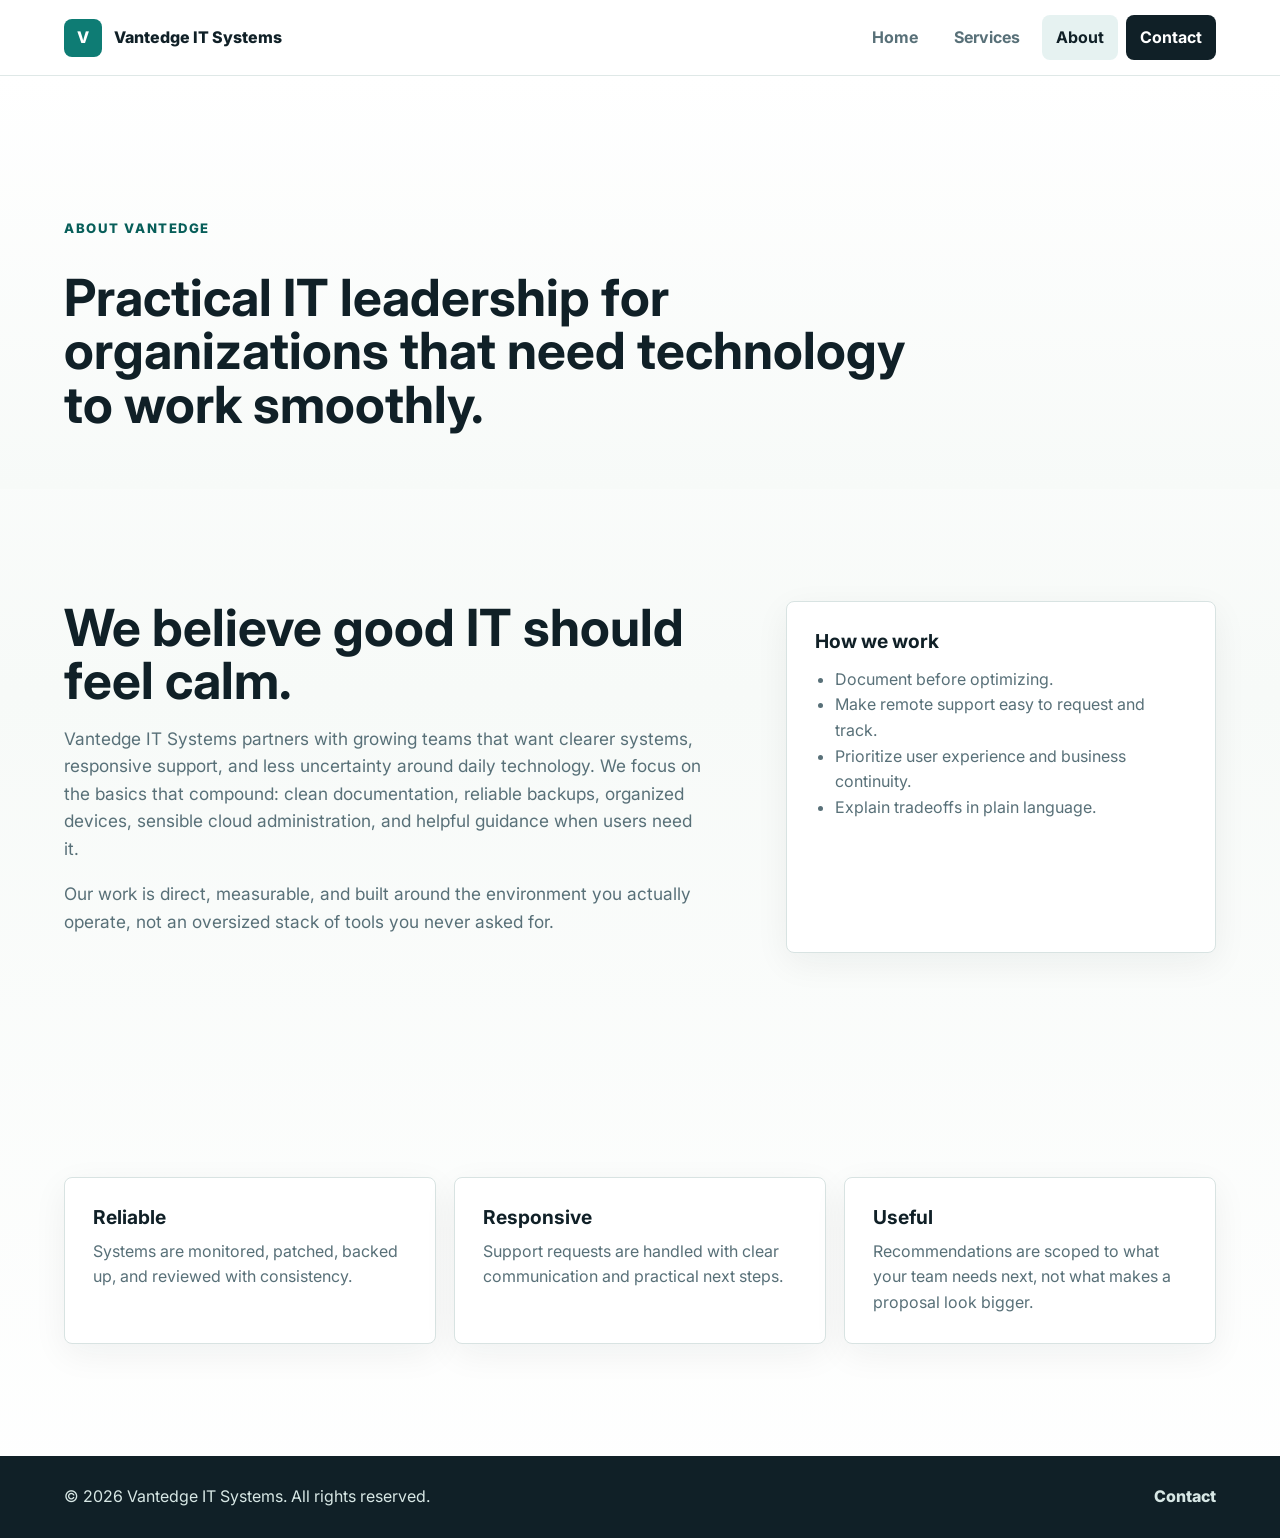
<file: about.html>
<!DOCTYPE html>
<html lang="en">
<head>
  <meta charset="UTF-8">
  <meta name="viewport" content="width=device-width, initial-scale=1.0">
  <meta name="description" content="Learn about Vantedge IT Systems and its practical approach to professional IT support, remote help desk, networking, and system support.">
  <title>About | Vantedge IT Systems</title>
  <link rel="preconnect" href="https://fonts.googleapis.com">
  <link rel="preconnect" href="https://fonts.gstatic.com" crossorigin>
  <link href="https://fonts.googleapis.com/css2?family=Inter:wght@400;500;600;700;800&display=swap" rel="stylesheet">
  <link rel="stylesheet" href="styles.css">
</head>
<body>
  <header class="site-header">
    <a class="brand" href="index.html"><span class="brand-mark">V</span><span>Vantedge IT Systems</span></a>
    <button class="nav-toggle" type="button" aria-label="Toggle navigation" aria-expanded="false"><span></span><span></span><span></span></button>
    <nav class="site-nav" aria-label="Primary navigation">
      <a href="index.html">Home</a>
      <a href="services.html">Services</a>
      <a href="about.html" aria-current="page">About</a>
      <a class="nav-cta" href="contact.html">Contact</a>
    </nav>
  </header>

  <main>
    <section class="page-hero compact">
      <p class="eyebrow">About Vantedge</p>
        <h1>Practical IT leadership for organizations that need technology to work smoothly.</h1>
    </section>

    <section class="section narrative">
      <div>
        <h2>We believe good IT should feel calm.</h2>
        <p>Vantedge IT Systems partners with growing teams that want clearer systems, responsive support, and less uncertainty around daily technology. We focus on the basics that compound: clean documentation, reliable backups, organized devices, sensible cloud administration, and helpful guidance when users need it.</p>
        <p>Our work is direct, measurable, and built around the environment you actually operate, not an oversized stack of tools you never asked for.</p>
      </div>
      <aside class="principles">
        <h2>How we work</h2>
        <ul>
          <li>Document before optimizing.</li>
          <li>Make remote support easy to request and track.</li>
          <li>Prioritize user experience and business continuity.</li>
          <li>Explain tradeoffs in plain language.</li>
        </ul>
      </aside>
    </section>

    <section class="section values">
      <article>
        <h2>Reliable</h2>
        <p>Systems are monitored, patched, backed up, and reviewed with consistency.</p>
      </article>
      <article>
        <h2>Responsive</h2>
        <p>Support requests are handled with clear communication and practical next steps.</p>
      </article>
      <article>
        <h2>Useful</h2>
        <p>Recommendations are scoped to what your team needs next, not what makes a proposal look bigger.</p>
      </article>
    </section>
  </main>

  <footer class="site-footer">
    <span>&copy; 2026 Vantedge IT Systems. All rights reserved.</span>
    <a href="contact.html">Contact</a>
  </footer>
  <script src="script.js"></script>
  <script>
    (function(){if(!window.chatbase||window.chatbase("getState")!=="initialized"){window.chatbase=(...arguments)=>{if(!window.chatbase.q){window.chatbase.q=[]}window.chatbase.q.push(arguments)};window.chatbase=new Proxy(window.chatbase,{get(target,prop){if(prop==="q"){return target.q}return(...args)=>target(prop,...args)}})}const onLoad=function(){const script=document.createElement("script");script.src="https://www.chatbase.co/embed.min.js";script.id="s7moSggtiDk-kdmv4FmLQ";script.domain="www.chatbase.co";document.body.appendChild(script)};if(document.readyState==="complete"){onLoad()}else{window.addEventListener("load",onLoad)}})();
  </script>
</body>
</html>
</file>
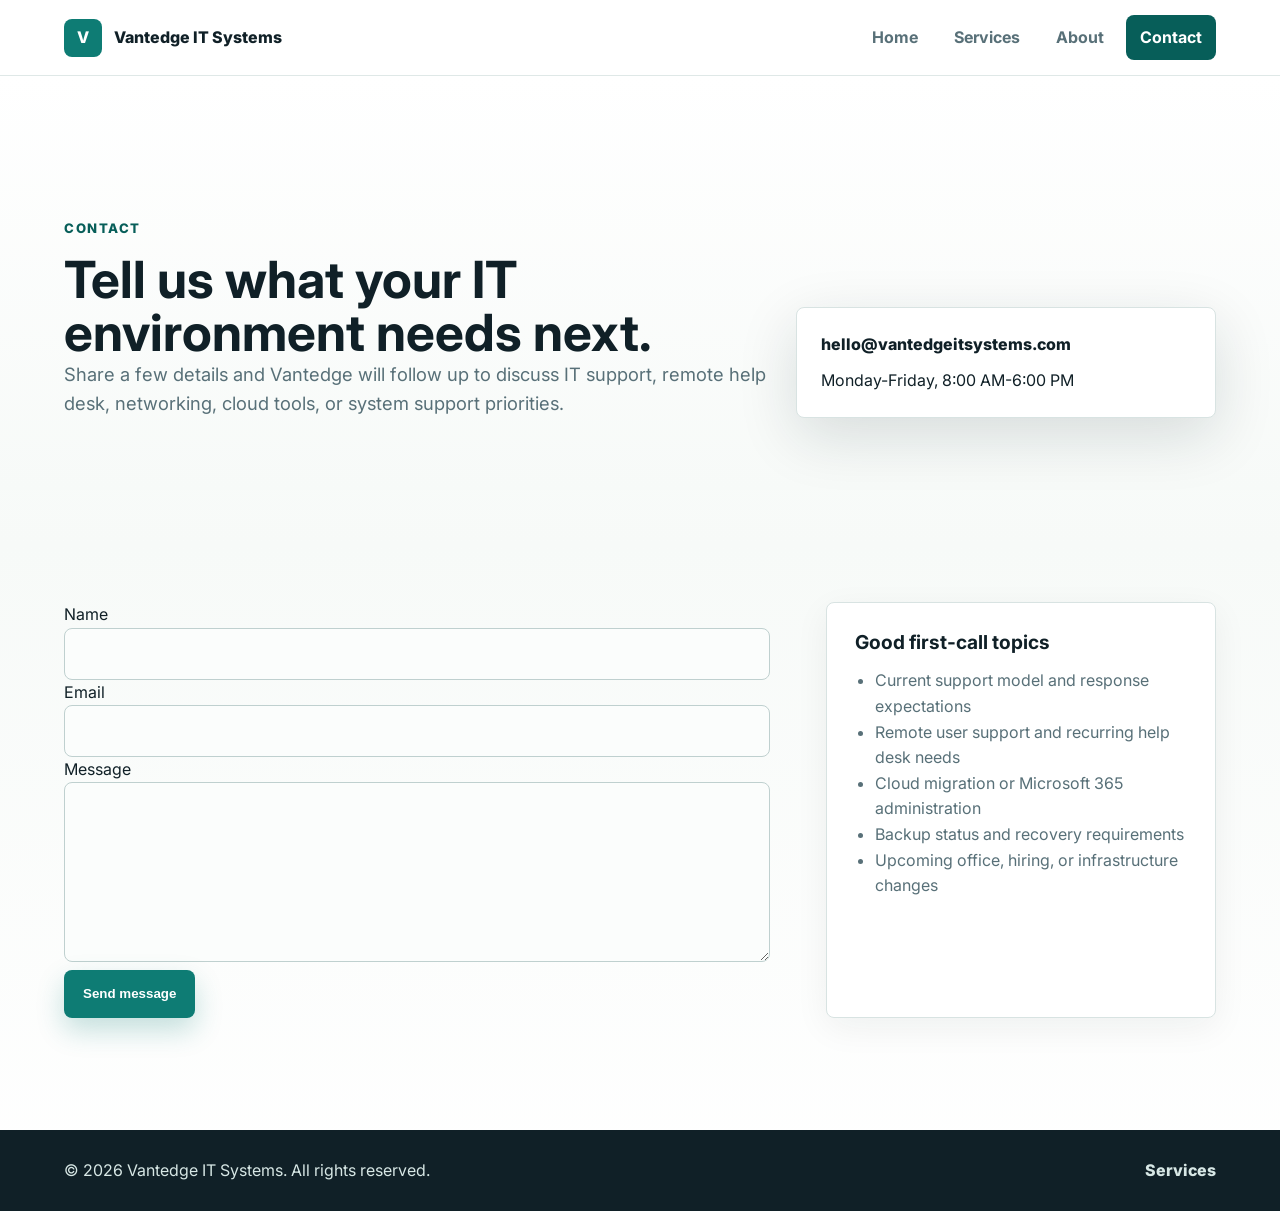
<file: contact.html>
<!DOCTYPE html>
<html lang="en">
<head>
  <meta charset="UTF-8">
  <meta name="viewport" content="width=device-width, initial-scale=1.0">
  <meta name="description" content="Contact Vantedge IT Systems for professional IT support, remote help desk services, networking, and system support.">
  <title>Contact | Vantedge IT Systems</title>
  <link rel="preconnect" href="https://fonts.googleapis.com">
  <link rel="preconnect" href="https://fonts.gstatic.com" crossorigin>
  <link href="https://fonts.googleapis.com/css2?family=Inter:wght@400;500;600;700;800&display=swap" rel="stylesheet">
  <link rel="stylesheet" href="styles.css">
</head>
<body>
  <header class="site-header">
    <a class="brand" href="index.html"><span class="brand-mark">V</span><span>Vantedge IT Systems</span></a>
    <button class="nav-toggle" type="button" aria-label="Toggle navigation" aria-expanded="false"><span></span><span></span><span></span></button>
    <nav class="site-nav" aria-label="Primary navigation">
      <a href="index.html">Home</a>
      <a href="services.html">Services</a>
      <a href="about.html">About</a>
      <a class="nav-cta" href="contact.html" aria-current="page">Contact</a>
    </nav>
  </header>

  <main>
    <section class="page-hero contact-hero">
      <div>
        <p class="eyebrow">Contact</p>
        <h1>Tell us what your IT environment needs next.</h1>
        <p>Share a few details and Vantedge will follow up to discuss IT support, remote help desk, networking, cloud tools, or system support priorities.</p>
      </div>
      <div class="contact-details">
      <a href="mailto:hello@vantedgeitsystems.com">
  hello@vantedgeitsystems.com
</a>
        
        <span>Monday-Friday, 8:00 AM-6:00 PM</span>
      </div>
    </section>

    <section class="section contact-layout">
       <form action="https://api.web3forms.com/submit" method="POST">

<input type="hidden" name="access_key" value="86e4ff16-e98f-4b24-b2ce-cff3684e85a2">

<label>
  Name
  <input name="name" type="text" autocomplete="name" required>
</label>

<label>
  Email
  <input name="email" type="email" autocomplete="email" required>
</label>

<label class="full">
  Message
  <textarea name="message" rows="6" required></textarea>
</label>

<button class="button primary" type="submit">Send message</button>

</form>
         
      </form>

      <aside class="contact-panel">
        <h2>Good first-call topics</h2>
        <ul>
          <li>Current support model and response expectations</li>
          <li>Remote user support and recurring help desk needs</li>
          <li>Cloud migration or Microsoft 365 administration</li>
          <li>Backup status and recovery requirements</li>
          <li>Upcoming office, hiring, or infrastructure changes</li>
        </ul>
      </aside>
    </section>
  </main>

  <footer class="site-footer">
    <span>&copy; 2026 Vantedge IT Systems. All rights reserved.</span>
    <a href="services.html">Services</a>
  </footer>
  <script src="script.js"></script>
  <script>
    (function(){if(!window.chatbase||window.chatbase("getState")!=="initialized"){window.chatbase=(...arguments)=>{if(!window.chatbase.q){window.chatbase.q=[]}window.chatbase.q.push(arguments)};window.chatbase=new Proxy(window.chatbase,{get(target,prop){if(prop==="q"){return target.q}return(...args)=>target(prop,...args)}})}const onLoad=function(){const script=document.createElement("script");script.src="https://www.chatbase.co/embed.min.js";script.id="s7moSggtiDk-kdmv4FmLQ";script.domain="www.chatbase.co";document.body.appendChild(script)};if(document.readyState==="complete"){onLoad()}else{window.addEventListener("load",onLoad)}})();
  </script>
</body>
</html>
</file>
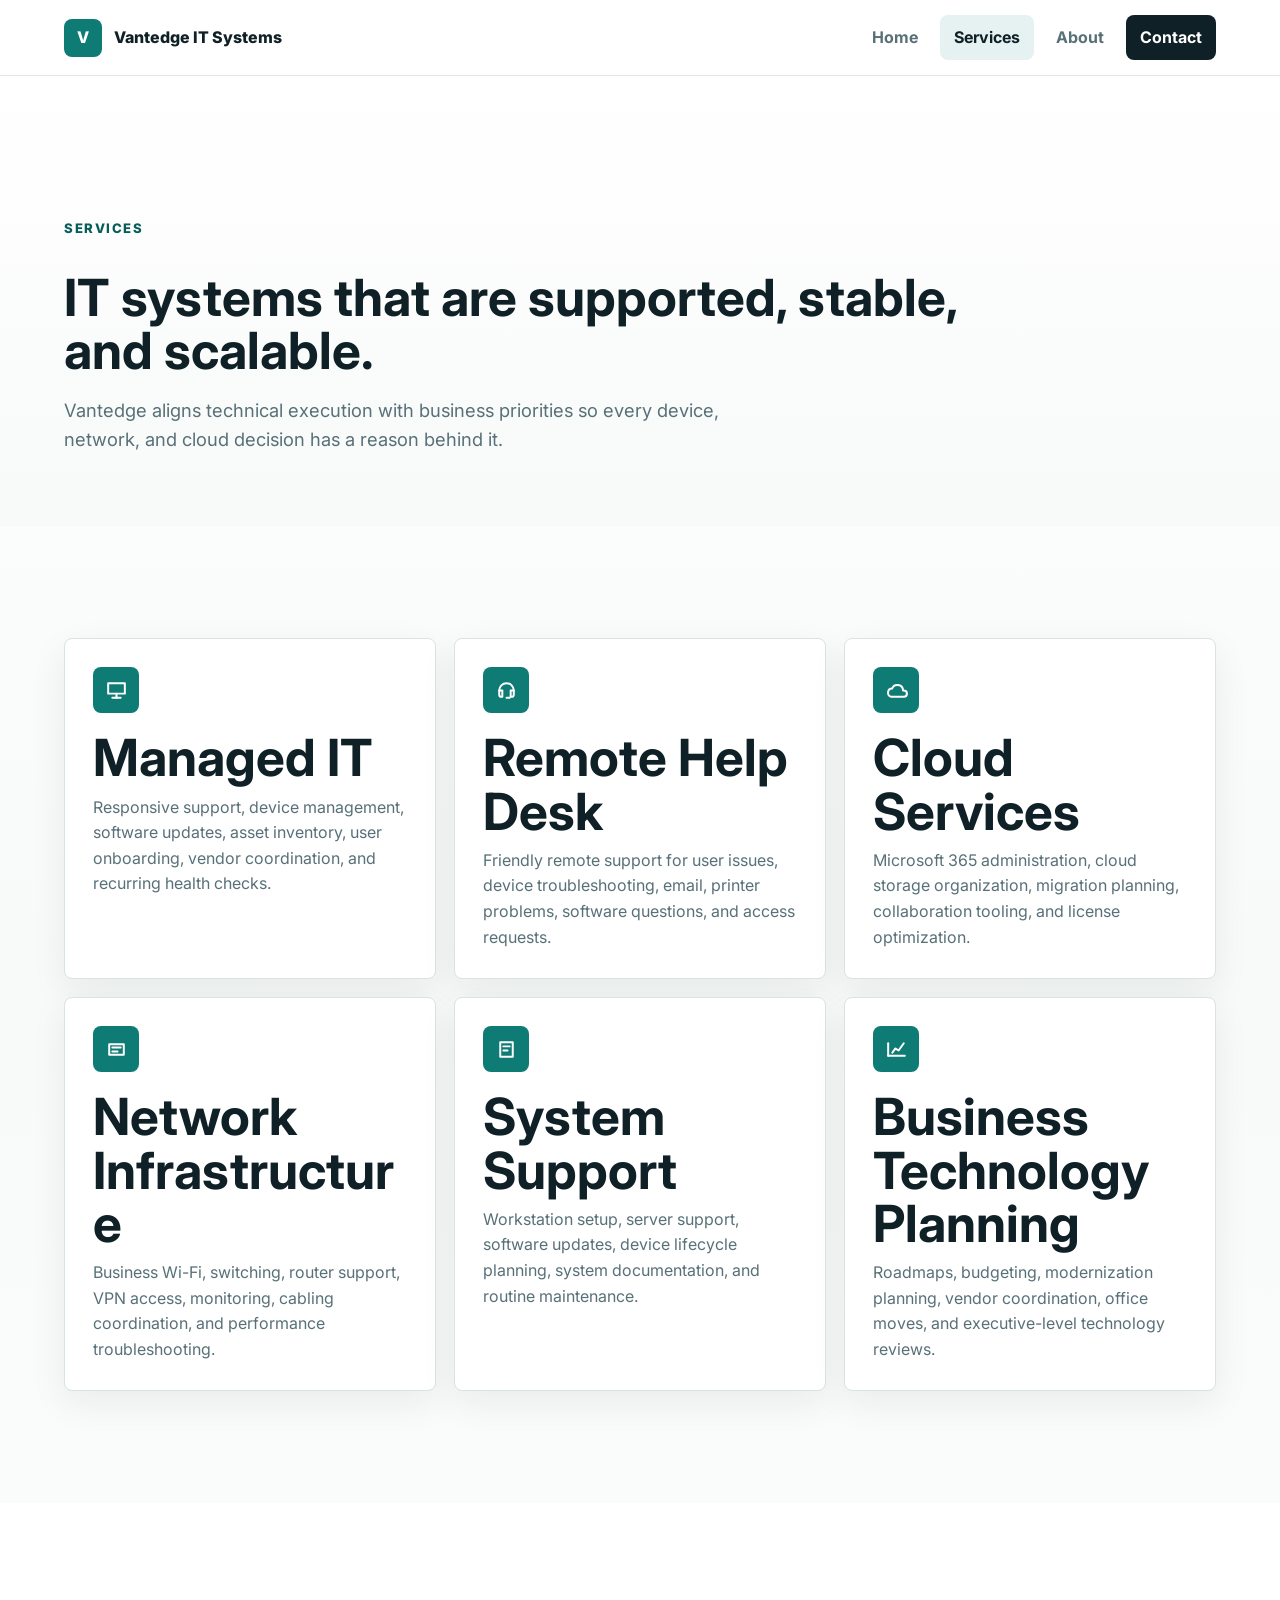
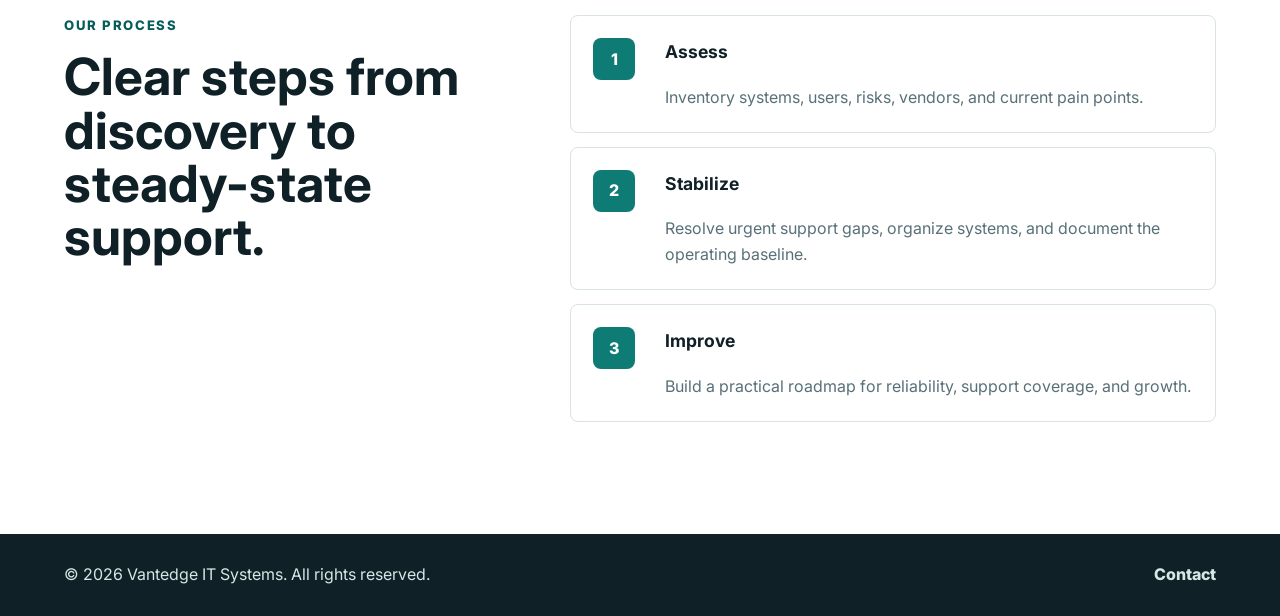
<file: services.html>
<!DOCTYPE html>
<html lang="en">
<head>
  <meta charset="UTF-8">
  <meta name="viewport" content="width=device-width, initial-scale=1.0">
  <meta name="description" content="Professional IT support, remote help desk, business technology, network, and system support services from Vantedge IT Systems.">
  <title>Services | Vantedge IT Systems</title>
  <link rel="preconnect" href="https://fonts.googleapis.com">
  <link rel="preconnect" href="https://fonts.gstatic.com" crossorigin>
  <link href="https://fonts.googleapis.com/css2?family=Inter:wght@400;500;600;700;800&display=swap" rel="stylesheet">
  <link rel="stylesheet" href="styles.css">
</head>
<body>
  <header class="site-header">
    <a class="brand" href="index.html"><span class="brand-mark">V</span><span>Vantedge IT Systems</span></a>
    <button class="nav-toggle" type="button" aria-label="Toggle navigation" aria-expanded="false"><span></span><span></span><span></span></button>
    <nav class="site-nav" aria-label="Primary navigation">
      <a href="index.html">Home</a>
      <a href="services.html" aria-current="page">Services</a>
      <a href="about.html">About</a>
      <a class="nav-cta" href="contact.html">Contact</a>
    </nav>
  </header>

  <main>
    <section class="page-hero">
      <p class="eyebrow">Services</p>
      <h1>IT systems that are supported, stable, and scalable.</h1>
      <p>Vantedge aligns technical execution with business priorities so every device, network, and cloud decision has a reason behind it.</p>
    </section>

    <section class="section service-list">
      <article>
        <span class="service-icon" aria-hidden="true">
          <svg viewBox="0 0 24 24"><path d="M4 5h16v10H4z"/><path d="M8 19h8"/><path d="M12 15v4"/></svg>
        </span>
        <h2>Managed IT</h2>
        <p>Responsive support, device management, software updates, asset inventory, user onboarding, vendor coordination, and recurring health checks.</p>
      </article>
      <article>
        <span class="service-icon" aria-hidden="true">
          <svg viewBox="0 0 24 24"><path d="M5 12a7 7 0 0 1 14 0"/><path d="M5 12v4a2 2 0 0 0 2 2h1v-6H5z"/><path d="M19 12v4a2 2 0 0 1-2 2h-1v-6h3z"/><path d="M12 19h3"/></svg>
        </span>
        <h2>Remote Help Desk</h2>
        <p>Friendly remote support for user issues, device troubleshooting, email, printer problems, software questions, and access requests.</p>
      </article>
      <article>
        <span class="service-icon" aria-hidden="true">
          <svg viewBox="0 0 24 24"><path d="M7 18a4 4 0 0 1 .7-7.9A5.5 5.5 0 0 1 18.3 12H19a3 3 0 0 1 0 6z"/></svg>
        </span>
        <h2>Cloud Services</h2>
        <p>Microsoft 365 administration, cloud storage organization, migration planning, collaboration tooling, and license optimization.</p>
      </article>
      <article>
        <span class="service-icon" aria-hidden="true">
          <svg viewBox="0 0 24 24"><path d="M5 7h14v10H5z"/><path d="M8 10h8"/><path d="M8 14h5"/></svg>
        </span>
        <h2>Network Infrastructure</h2>
        <p>Business Wi-Fi, switching, router support, VPN access, monitoring, cabling coordination, and performance troubleshooting.</p>
      </article>
      <article>
        <span class="service-icon" aria-hidden="true">
          <svg viewBox="0 0 24 24"><path d="M6 5h12v14H6z"/><path d="M9 9h6"/><path d="M9 13h4"/></svg>
        </span>
        <h2>System Support</h2>
        <p>Workstation setup, server support, software updates, device lifecycle planning, system documentation, and routine maintenance.</p>
      </article>
      <article>
        <span class="service-icon" aria-hidden="true">
          <svg viewBox="0 0 24 24"><path d="M4 18V6"/><path d="M4 18h16"/><path d="M8 15l3-4 3 2 5-7"/></svg>
        </span>
        <h2>Business Technology Planning</h2>
        <p>Roadmaps, budgeting, modernization planning, vendor coordination, office moves, and executive-level technology reviews.</p>
      </article>
    </section>

    <section class="section process">
      <div>
        <p class="eyebrow">Our process</p>
        <h2>Clear steps from discovery to steady-state support.</h2>
      </div>
      <ol>
        <li><strong>Assess</strong><span>Inventory systems, users, risks, vendors, and current pain points.</span></li>
        <li><strong>Stabilize</strong><span>Resolve urgent support gaps, organize systems, and document the operating baseline.</span></li>
        <li><strong>Improve</strong><span>Build a practical roadmap for reliability, support coverage, and growth.</span></li>
      </ol>
    </section>
  </main>

  <footer class="site-footer">
    <span>&copy; 2026 Vantedge IT Systems. All rights reserved.</span>
    <a href="contact.html">Contact</a>
  </footer>
  <script src="script.js"></script>
  <script>
    (function(){if(!window.chatbase||window.chatbase("getState")!=="initialized"){window.chatbase=(...arguments)=>{if(!window.chatbase.q){window.chatbase.q=[]}window.chatbase.q.push(arguments)};window.chatbase=new Proxy(window.chatbase,{get(target,prop){if(prop==="q"){return target.q}return(...args)=>target(prop,...args)}})}const onLoad=function(){const script=document.createElement("script");script.src="https://www.chatbase.co/embed.min.js";script.id="s7moSggtiDk-kdmv4FmLQ";script.domain="www.chatbase.co";document.body.appendChild(script)};if(document.readyState==="complete"){onLoad()}else{window.addEventListener("load",onLoad)}})();
  </script>
</body>
</html>
</file>
<file: styles.css>
:root {
  --ink: #102027;
  --muted: #587078;
  --line: #d8e3e2;
  --paper: #f7faf8;
  --white: #ffffff;
  --teal: #0e7c74;
  --teal-dark: #075e59;
  --amber: #d9912d;
  --navy: #0b2230;
  --navy-soft: #123847;
  --aqua: #8de3dc;
  --shadow: 0 18px 60px rgba(16, 32, 39, 0.14);
}

* {
  box-sizing: border-box;
}

html {
  scroll-behavior: smooth;
}

body {
  margin: 0;
  font-family: Inter, Arial, sans-serif;
  color: var(--ink);
  background: linear-gradient(180deg, #ffffff 0%, var(--paper) 45%, #ffffff 100%);
  line-height: 1.6;
}

img {
  max-width: 100%;
  display: block;
}

a {
  color: inherit;
  text-decoration: none;
}

.site-header {
  position: sticky;
  top: 0;
  z-index: 20;
  display: flex;
  align-items: center;
  justify-content: space-between;
  gap: 24px;
  min-height: 76px;
  padding: 14px clamp(20px, 5vw, 72px);
  background: rgba(255, 255, 255, 0.92);
  border-bottom: 1px solid rgba(216, 227, 226, 0.8);
  backdrop-filter: blur(18px);
}

.brand {
  display: inline-flex;
  align-items: center;
  gap: 12px;
  font-weight: 800;
  letter-spacing: 0;
}

.brand-mark {
  display: grid;
  place-items: center;
  width: 38px;
  height: 38px;
  color: var(--white);
  background: var(--teal);
  border-radius: 8px;
}

.site-nav {
  display: flex;
  align-items: center;
  gap: 8px;
}

.site-nav a {
  min-height: 42px;
  padding: 10px 14px;
  color: var(--muted);
  font-weight: 700;
  border-radius: 8px;
}

.site-nav a:hover,
.site-nav a[aria-current="page"] {
  color: var(--ink);
  background: rgba(14, 124, 116, 0.1);
}

.site-nav .nav-cta {
  color: var(--white);
  background: var(--ink);
}

.site-nav .nav-cta:hover,
.site-nav .nav-cta[aria-current="page"] {
  color: var(--white);
  background: var(--teal-dark);
}

.nav-toggle {
  display: none;
  width: 44px;
  height: 44px;
  padding: 10px;
  border: 1px solid var(--line);
  border-radius: 8px;
  background: var(--white);
}

.nav-toggle span {
  display: block;
  height: 2px;
  margin: 5px 0;
  background: var(--ink);
}

.hero {
  position: relative;
  min-height: 760px;
  display: grid;
  align-items: center;
  padding: clamp(72px, 9vw, 132px) clamp(20px, 5vw, 72px) clamp(56px, 8vw, 96px);
  overflow: hidden;
  background: var(--navy);
}

.hero-media {
  position: absolute;
  inset: 0;
  z-index: 0;
}

.hero-media::after {
  content: "";
  position: absolute;
  inset: 0;
  background:
    linear-gradient(90deg, rgba(11, 34, 48, 0.96) 0%, rgba(11, 34, 48, 0.86) 42%, rgba(11, 34, 48, 0.22) 78%),
    linear-gradient(180deg, rgba(11, 34, 48, 0.15) 0%, rgba(11, 34, 48, 0.78) 100%);
}

.hero-media img {
  width: 100%;
  height: 100%;
  object-fit: cover;
}

.hero-content {
  position: relative;
  z-index: 1;
  width: min(680px, 100%);
}

.hero-inner {
  position: relative;
  z-index: 1;
  display: grid;
  grid-template-columns: minmax(0, 680px) minmax(280px, 420px);
  gap: clamp(28px, 5vw, 72px);
  align-items: end;
}

.hero .eyebrow {
  color: var(--aqua);
}

.hero h1 {
  color: var(--white);
  max-width: 11ch;
  text-shadow: 0 16px 50px rgba(0, 0, 0, 0.2);
}

.eyebrow {
  margin: 0 0 14px;
  color: var(--teal-dark);
  font-size: 0.82rem;
  font-weight: 800;
  letter-spacing: 0.12em;
  text-transform: uppercase;
}

h1,
h2,
h3,
p {
  overflow-wrap: anywhere;
}

h1 {
  margin: 0;
  max-width: 13ch;
  font-size: clamp(3rem, 7vw, 6.8rem);
  line-height: 0.96;
  letter-spacing: 0;
}

.hero-copy {
  max-width: 660px;
  margin: 24px 0 0;
  color: #d7e7e5;
  font-size: clamp(1.05rem, 2vw, 1.28rem);
}

.hero-panel {
  display: grid;
  gap: 12px;
  padding: 18px;
  color: var(--white);
  background: rgba(255, 255, 255, 0.1);
  border: 1px solid rgba(255, 255, 255, 0.2);
  border-radius: 8px;
  box-shadow: 0 24px 70px rgba(0, 0, 0, 0.22);
  backdrop-filter: blur(20px);
}

.hero-panel div {
  padding: 16px;
  border-radius: 8px;
  background: rgba(255, 255, 255, 0.09);
}

.hero-panel span,
.hero-panel strong {
  display: block;
}

.hero-panel span {
  color: var(--aqua);
  font-size: 0.78rem;
  font-weight: 800;
  letter-spacing: 0.1em;
  text-transform: uppercase;
}

.hero-panel strong {
  margin-top: 4px;
  line-height: 1.3;
}

.hero-actions,
.cta-section {
  display: flex;
  align-items: center;
  gap: 14px;
  flex-wrap: wrap;
  margin-top: 32px;
}

.button {
  display: inline-flex;
  align-items: center;
  justify-content: center;
  min-height: 48px;
  padding: 13px 18px;
  font-weight: 800;
  border: 1px solid transparent;
  border-radius: 8px;
  cursor: pointer;
}

.button.primary {
  color: var(--white);
  background: var(--teal);
  box-shadow: 0 12px 28px rgba(14, 124, 116, 0.24);
}

.button.primary:hover {
  background: var(--teal-dark);
}

.button.secondary {
  color: var(--white);
  background: rgba(255, 255, 255, 0.12);
  border-color: rgba(255, 255, 255, 0.34);
}

.intro-band {
  display: flex;
  justify-content: space-between;
  gap: 20px;
  align-items: center;
  padding: 24px clamp(20px, 5vw, 72px);
  color: var(--white);
  background: var(--teal);
}

.intro-band p {
  max-width: 820px;
  margin: 0;
  font-size: 1.08rem;
  font-weight: 700;
}

.intro-band a {
  flex: 0 0 auto;
  font-weight: 800;
  text-decoration: underline;
  text-underline-offset: 5px;
}

.trust-strip {
  display: grid;
  grid-template-columns: repeat(4, 1fr);
  border-top: 1px solid var(--line);
  border-bottom: 1px solid var(--line);
  background: var(--white);
}

.trust-strip div {
  padding: 26px clamp(18px, 4vw, 46px);
  border-right: 1px solid var(--line);
}

.trust-strip div:last-child {
  border-right: 0;
}

.trust-strip strong,
.trust-strip span {
  display: block;
}

.trust-strip strong {
  color: var(--ink);
  font-size: 1.25rem;
}

.trust-strip span {
  color: var(--muted);
  font-weight: 600;
}

.section {
  padding: clamp(64px, 9vw, 112px) clamp(20px, 5vw, 72px);
}

.split {
  display: grid;
  grid-template-columns: minmax(240px, 0.75fr) minmax(0, 1.4fr);
  gap: clamp(32px, 6vw, 84px);
}

.section h2,
.page-hero h1 {
  margin: 0;
  font-size: clamp(2rem, 4vw, 4rem);
  line-height: 1.04;
}

.feature-grid,
.values {
  display: grid;
  grid-template-columns: repeat(2, minmax(0, 1fr));
  gap: 18px;
}

.values {
  grid-template-columns: repeat(3, minmax(0, 1fr));
}

.feature-card,
.values article,
.contact-panel,
.principles {
  padding: 28px;
  background: var(--white);
  border: 1px solid var(--line);
  border-radius: 8px;
  box-shadow: 0 10px 35px rgba(16, 32, 39, 0.06);
}

.feature-card {
  position: relative;
  overflow: hidden;
}

.feature-card::before {
  content: "";
  position: absolute;
  inset: 0 0 auto;
  height: 4px;
  background: linear-gradient(90deg, var(--teal), var(--aqua));
}

.feature-icon {
  display: inline-grid;
  place-items: center;
  width: 48px;
  height: 48px;
  margin-bottom: 22px;
  color: var(--teal-dark);
  background: rgba(14, 124, 116, 0.1);
  border-radius: 8px;
}

.feature-icon svg,
.service-icon svg {
  width: 25px;
  height: 25px;
  fill: none;
  stroke: currentColor;
  stroke-width: 1.9;
  stroke-linecap: round;
  stroke-linejoin: round;
}

.feature-card h3,
.values h2,
.contact-panel h2,
.principles h2 {
  margin: 0 0 10px;
  font-size: 1.2rem;
  line-height: 1.2;
}

.feature-card p,
.values p {
  margin: 0;
  color: var(--muted);
}

.section-copy {
  max-width: 500px;
  color: var(--muted);
  font-size: 1.05rem;
}

.service-overview {
  background:
    radial-gradient(circle at 82% 18%, rgba(14, 124, 116, 0.1), transparent 30%),
    var(--paper);
}

.why-section {
  display: grid;
  grid-template-columns: minmax(260px, 0.8fr) minmax(0, 1.25fr);
  gap: clamp(28px, 6vw, 78px);
  color: var(--white);
  background: var(--navy);
}

.why-section .eyebrow {
  color: var(--aqua);
}

.why-heading h2 {
  max-width: 680px;
}

.why-grid {
  display: grid;
  grid-template-columns: repeat(2, minmax(0, 1fr));
  gap: 16px;
}

.why-grid article {
  padding: 24px;
  border: 1px solid rgba(255, 255, 255, 0.16);
  border-radius: 8px;
  background: rgba(255, 255, 255, 0.06);
}

.why-grid span {
  color: var(--aqua);
  font-weight: 800;
}

.why-grid h3 {
  margin: 16px 0 8px;
  font-size: 1.12rem;
}

.why-grid p {
  margin: 0;
  color: #c8dcdf;
}

.dark-band {
  display: grid;
  grid-template-columns: 0.85fr 1.15fr;
  gap: clamp(28px, 6vw, 78px);
  color: var(--white);
  background: var(--navy);
}

.dark-band .eyebrow {
  color: #8dd8cf;
}

.metrics {
  display: grid;
  gap: 16px;
}

.metrics div {
  padding: 22px;
  border: 1px solid rgba(255, 255, 255, 0.18);
  border-radius: 8px;
  background: rgba(255, 255, 255, 0.06);
}

.metrics span,
.metrics strong {
  display: block;
}

.metrics span {
  color: #a8c1c6;
  font-weight: 700;
}

.metrics strong {
  margin-top: 4px;
  font-size: 1.18rem;
}

.cta-section {
  justify-content: space-between;
  margin-top: 0;
  background: var(--white);
}

.cta-section h2 {
  max-width: 820px;
}

.page-hero {
  display: grid;
  gap: 18px;
  padding: clamp(72px, 12vw, 142px) clamp(20px, 5vw, 72px) clamp(46px, 7vw, 72px);
  background: linear-gradient(180deg, #ffffff 0%, var(--paper) 100%);
}

.page-hero h1 {
  max-width: 900px;
}

.page-hero p:not(.eyebrow) {
  max-width: 720px;
  margin: 0;
  color: var(--muted);
  font-size: 1.15rem;
}

.page-hero.compact {
  padding-bottom: clamp(36px, 6vw, 58px);
}

.service-list {
  display: grid;
  grid-template-columns: repeat(3, minmax(0, 1fr));
  gap: 18px;
}

.service-list article {
  position: relative;
  padding: 28px;
  background: var(--white);
  border: 1px solid var(--line);
  border-radius: 8px;
  box-shadow: 0 12px 36px rgba(16, 32, 39, 0.07);
}

.service-icon {
  display: grid;
  place-items: center;
  width: 46px;
  height: 46px;
  margin-bottom: 18px;
  color: var(--white);
  background: var(--teal);
  border-radius: 8px;
}

.service-list h2,
.service-list p {
  margin: 0;
}

.service-list p {
  margin-top: 10px;
  color: var(--muted);
}

.process {
  display: grid;
  grid-template-columns: minmax(240px, 0.8fr) minmax(0, 1.2fr);
  gap: clamp(28px, 6vw, 76px);
  background: var(--white);
}

.process ol {
  display: grid;
  gap: 14px;
  margin: 0;
  padding: 0;
  list-style: none;
  counter-reset: steps;
}

.process li {
  counter-increment: steps;
  display: grid;
  grid-template-columns: 54px 1fr;
  gap: 18px;
  align-items: start;
  padding: 22px;
  border: 1px solid var(--line);
  border-radius: 8px;
}

.process li::before {
  content: counter(steps);
  display: grid;
  grid-row: 1 / span 2;
  place-items: center;
  width: 42px;
  height: 42px;
  color: var(--white);
  font-weight: 800;
  background: var(--teal);
  border-radius: 8px;
}

.process strong,
.process span {
  grid-column: 2;
}

.process strong {
  font-size: 1.1rem;
}

.process span {
  color: var(--muted);
}

.narrative {
  display: grid;
  grid-template-columns: minmax(0, 1.2fr) minmax(280px, 0.8fr);
  gap: clamp(28px, 6vw, 76px);
}

.narrative p {
  color: var(--muted);
  font-size: 1.08rem;
}

.principles ul,
.contact-panel ul {
  margin: 14px 0 0;
  padding-left: 20px;
  color: var(--muted);
}

.contact-hero {
  grid-template-columns: minmax(0, 1fr) minmax(280px, 420px);
  align-items: end;
}

.contact-details {
  display: grid;
  gap: 10px;
  padding: 24px;
  color: var(--ink);
  background: var(--white);
  border: 1px solid var(--line);
  border-radius: 8px;
  box-shadow: var(--shadow);
}

.contact-details a {
  font-weight: 800;
}

.contact-layout {
  display: grid;
  grid-template-columns: minmax(0, 1fr) minmax(280px, 390px);
  gap: clamp(24px, 5vw, 56px);
}

.contact-form {
  display: grid;
  grid-template-columns: repeat(2, minmax(0, 1fr));
  gap: 18px;
  padding: clamp(22px, 4vw, 34px);
  background: var(--white);
  border: 1px solid var(--line);
  border-radius: 8px;
  box-shadow: var(--shadow);
}

.contact-form label {
  display: grid;
  gap: 8px;
  color: var(--ink);
  font-weight: 800;
}

.contact-form .full,
.contact-form button,
.form-note {
  grid-column: 1 / -1;
}

input,
select,
textarea {
  width: 100%;
  min-height: 48px;
  padding: 12px 13px;
  font: inherit;
  color: var(--ink);
  border: 1px solid #bfd0cf;
  border-radius: 8px;
  background: #fbfdfc;
}

textarea {
  resize: vertical;
}

input:focus,
select:focus,
textarea:focus {
  outline: 3px solid rgba(14, 124, 116, 0.18);
  border-color: var(--teal);
}

.form-note {
  min-height: 24px;
  margin: 0;
  color: var(--teal-dark);
  font-weight: 700;
}

.site-footer {
  display: flex;
  justify-content: space-between;
  gap: 18px;
  padding: 28px clamp(20px, 5vw, 72px);
  color: #d7e7e5;
  background: var(--ink);
}

.site-footer a {
  font-weight: 800;
}

#chatbase-bubble-button,
#chatbase-message-bubbles,
#chatbase-bubble-window,
iframe[src*="chatbase.co"] {
  z-index: 2147483647 !important;
}

#chatbase-bubble-button,
#chatbase-message-bubbles {
  position: fixed !important;
  right: 24px !important;
  bottom: 24px !important;
}

#chatbase-bubble-window {
  position: fixed !important;
  right: 24px !important;
  bottom: 92px !important;
}

@media (max-width: 900px) {
  .nav-toggle {
    display: block;
  }

  .site-nav {
    position: absolute;
    top: 76px;
    left: 16px;
    right: 16px;
    display: none;
    flex-direction: column;
    align-items: stretch;
    padding: 12px;
    background: var(--white);
    border: 1px solid var(--line);
    border-radius: 8px;
    box-shadow: var(--shadow);
  }

  .site-nav.is-open {
    display: flex;
  }

  .hero {
    min-height: auto;
    padding-top: 92px;
    padding-bottom: 92px;
  }

  .hero-media::after {
    background: linear-gradient(180deg, rgba(247, 250, 248, 0.98) 0%, rgba(247, 250, 248, 0.88) 62%, rgba(247, 250, 248, 0.45) 100%);
  }

  h1 {
    font-size: clamp(2.55rem, 12vw, 4.6rem);
  }

  .trust-strip,
  .split,
  .dark-band,
  .process,
  .narrative,
  .hero-inner,
  .why-section,
  .contact-hero,
  .contact-layout {
    grid-template-columns: 1fr;
  }

  .hero-panel {
    width: min(100%, 520px);
  }

  .trust-strip {
    grid-template-columns: repeat(2, 1fr);
  }

  .trust-strip div:nth-child(2) {
    border-right: 0;
  }

  .feature-grid,
  .why-grid,
  .values,
  .service-list,
  .contact-form {
    grid-template-columns: 1fr;
  }
}

@media (max-width: 560px) {
  .brand span:last-child {
    max-width: 170px;
    line-height: 1.1;
  }

  .hero-actions,
  .intro-band,
  .cta-section,
  .site-footer {
    align-items: stretch;
    flex-direction: column;
  }

  .button {
    width: 100%;
  }

  .trust-strip {
    grid-template-columns: 1fr;
  }

  .trust-strip div {
    border-right: 0;
    border-bottom: 1px solid var(--line);
  }

  .trust-strip div:last-child {
    border-bottom: 0;
  }
}
</file>
